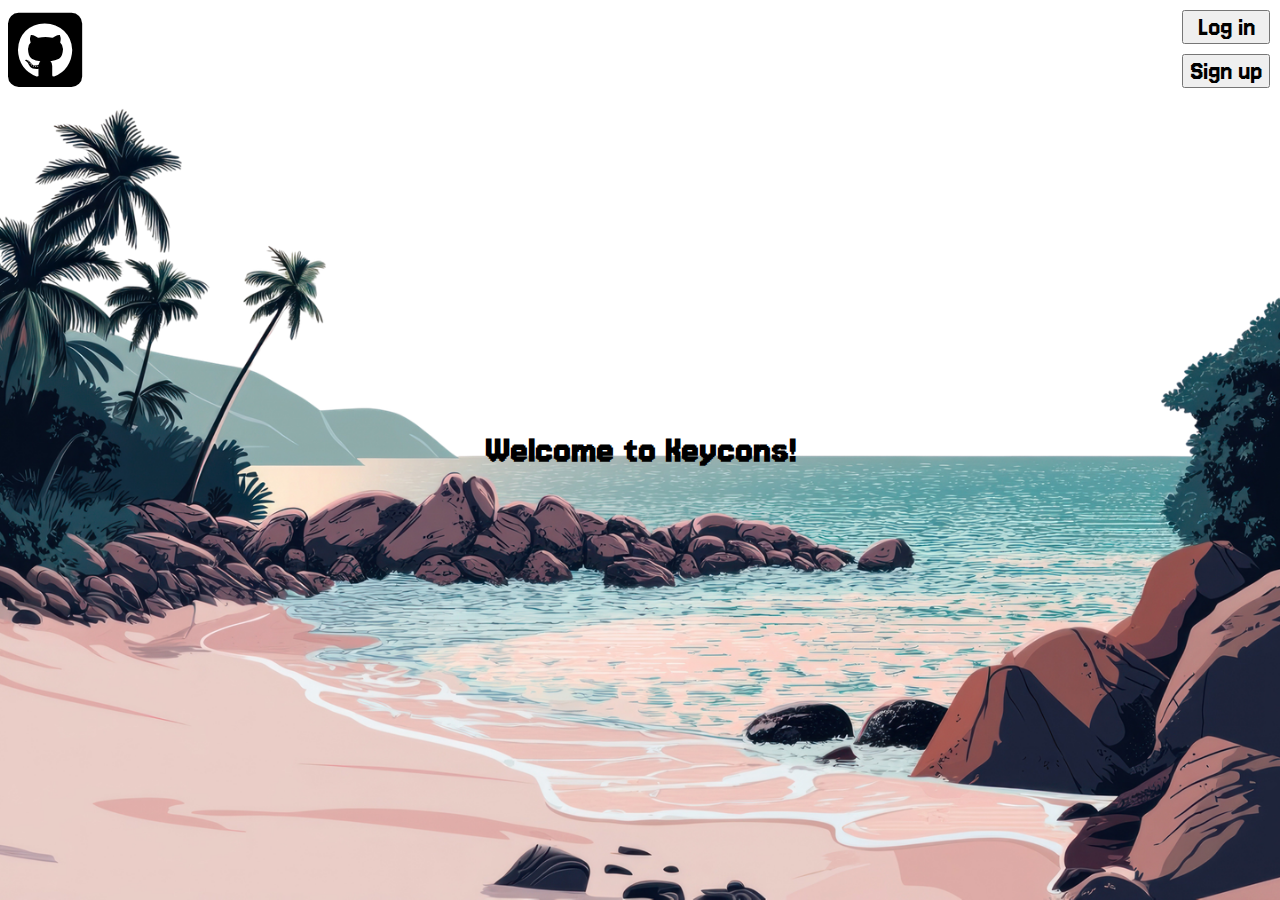
<file: index.html>
<html>

<head>
	<title>COP4331 Small Group 3</title>
	<script type="text/javascript" src="js/code.js"></script>
	<link href="css/index.css" rel="stylesheet">
	<link href="https://fonts.googleapis.com/css?family=Jersey+15" rel="stylesheet">
	<link rel="stylesheet" href="https://cdnjs.cloudflare.com/ajax/libs/font-awesome/6.7.2/css/all.min.css">
</head>

<body>


	<h1 id="title">Welcome to Keycons!</h1>

	<div id="login_signup">
		<button onclick="location.href = 'login.html';" id="login">Log in</button>
		<button onclick="location.href = 'signup.html';" id="signup">Sign up</button>
	</div>
	

	<a href="https://github.com/RedSox132/COP-4331-1" id="github" title="Github link" target="_blank">
		<i class="fa-brands fa-square-github github-logo"></i>
	</a>
	



</body>

</html>
</file>
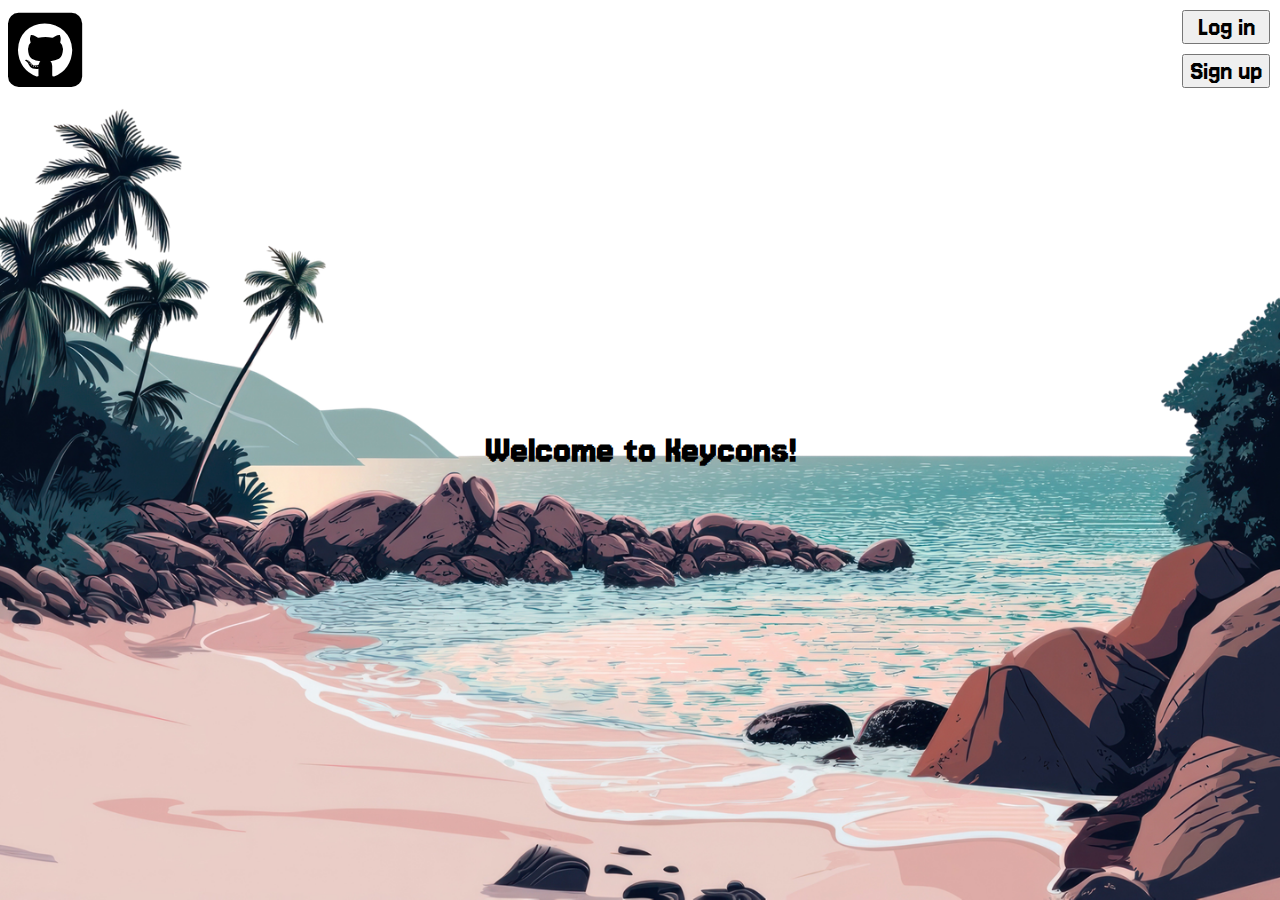
<file: contact.html>
<html>

<head>
    <title>Contact Page</title>
    <script src="https://cdn.jsdelivr.net/npm/bootstrap@5.1.3/dist/js/bootstrap.bundle.min.js"></script>
    <link href="https://cdn.jsdelivr.net/npm/bootstrap@5.3.0/dist/css/bootstrap.min.css" rel="stylesheet">
    <link href="css/contacts.css" rel="stylesheet">
    <link href="https://fonts.googleapis.com/css?family=Jersey+15" rel="stylesheet">
    <link rel="stylesheet" href="https://cdnjs.cloudflare.com/ajax/libs/font-awesome/6.7.2/css/all.min.css">
</head>

<body>

    <div id="userName">
        <!-- Displays the username here" -->
    </div>

    <div class="container mt-5">

        <div id="signupDiv" class="card p-4 shadow">
            <div class="d-flex justify-content-between">
                <h2 id="ContactHeader">Contacts</h2>
                <!-- Move logout button here -->
                <button type="button" id="logoutButton" class="btn btn-primary mb-3"
                    onclick="doLogout();">Logout</button>
            </div>

            <input type="text" id="searchContacts" class="form-control mb-3" placeholder="Search Contacts"
                onkeyup="searchContacts()">

            <!-- Place the 'Add New Contact' button below the search bar -->
            <button type="button" class="btn btn-primary mb-3" data-bs-toggle="modal" data-bs-target="#addContactModal">
                Add New Contact
            </button>

            <div id="inner-table">
                <table class="table table-striped" id="contactsTable">
                    <thead>
                        <tr>
                            <th>Name</th>
                            <th>Phone</th>
                            <th>Email</th>
                            <th>Edit</th>
                        </tr>
                    </thead>
                    <tbody id="contactsTableBody">
                        <!-- Contact rows will be added here -->
                    </tbody>
                </table>
            </div>
        </div>


        <!-- Add Contact Modal -->
        <div class="modal fade" id="addContactModal" tabindex="-1" aria-labelledby="addContactModalLabel"
            aria-hidden="true">
            <div class="modal-dialog">
                <div class="modal-content">
                    <div class="modal-header">
                        <h5 class="modal-title" id="addContactModalLabel">Add New Contact</h5>
                        <button type="button" class="btn-close" data-bs-dismiss="modal" aria-label="Close"></button>
                    </div>
                    <div class="modal-body">
                        <form id="addContactForm">
                            <div class="mb-3">
                                <label for="contactFirstName" class="form-label">First Name</label>
                                <input type="text" id="contactFirstName" class="form-control" placeholder="First Name"
                                    required>
                            </div>
                            <div class="mb-3">
                                <label for="contactLastName" class="form-label">Last Name</label>
                                <input type="text" id="contactLastName" class="form-control" placeholder="Last Name"
                                    required>
                            </div>
                            <div class="mb-3">
                                <label for="contactEmail" class="form-label">Email</label>
                                <input type="email" id="contactEmail" class="form-control" placeholder="name@email.com"
                                    pattern="^([a-zA-Z0-9_\-\.]+)@([a-zA-Z0-9_\-\.]+)\.([a-zA-Z]{2,5})$" required>
                            </div>
                            <div class="mb-3">
                                <label for="contactPhone" class="form-label">Phone</label>
                                <input type="text" id="contactPhone" class="form-control" placeholder="XXX-XXX-XXXX"
                                    required pattern="^(\d{3})[-.\s]?\d{3}[-.\s]?\d{4}$">
                            </div>
                        </form>
                        <p id="contactAddResult" class="test-success mt-2"></p>
                    </div>
                    <div class="modal-footer">
                        <button type="button" class="btn btn-secondary" data-bs-dismiss="modal">Close</button>
                        <button type="button" class="btn btn-primary" onclick="addContact();">Add Contact</button>
                    </div>
                </div>
            </div>
        </div>
    </div>

    <div class="modal fade" id="editContactModal" tabindex="-1" aria-labelledby="editContactModalLabel"
        aria-hidden="true">
        <div class="modal-dialog">
            <div class="modal-content">
                <div class="modal-header">
                    <h5 class="modal-title" id="editContactModalLabel">Edit Contact</h5>
                    <button type="button" class="btn-close" data-bs-dismiss="modal" aria-label="Close"></button>
                </div>
                <div class="modal-body">
                    <form id="editContactForm">
                        <input type="hidden" id="editContactId" />
                        <div class="mb-3">
                            <label for="editContactFirstName" class="form-label">First Name</label>
                            <input type="text" id="editContactFirstName" class="form-control" required />
                        </div>
                        <div class="mb-3">
                            <label for="editContactLastName" class="form-label">Last Name</label>
                            <input type="text" id="editContactLastName" class="form-control" required />
                        </div>
                        <div class="mb-3">
                            <label for="editContactEmail" class="form-label">Email</label>
                            <input type="email" id="editContactEmail" class="form-control" required />
                        </div>
                        <div class="mb-3">
                            <label for="editContactPhone" class="form-label">Phone</label>
                            <input type="text" id="editContactPhone" class="form-control" required />
                        </div>
                    </form>
                </div>
                <div class="modal-footer">
                    <button type="button" class="btn btn-secondary" data-bs-dismiss="modal">Close</button>
                    <button type="button" class="btn btn-primary" onclick="saveContactEdits()">Save
                        changes</button>
                </div>
            </div>
        </div>
    </div>

    <!-- <div class="addContacts card p-4 mt-4">
            <h4 class="text-center">Add New Contact</h4>
            <form id="addMe">
                <div class="mb-3">
                    <input type="text" id="contactFirstName" class="form-control" placeholder="First Name" required>
                </div>
                <div class="mb-3">
                    <input type="text" id="contactLastName" class="form-control" placeholder="Last Name" required>
                </div>
                <div class="mb-3">
                    <input type="email" id="contactEmail" class="form-control" placeholder="name@email.com"
                        pattern="^([a-zA-Z0-9_\-\.]+)@([a-zA-Z0-9_\-\.]+)\.([a-zA-Z]{2,5})$" required>
                </div>
                <div class="mb-3">
                    <input type="text" id="contactPhone" class="form-control" placeholder="XXX-XXX-XXXX" required
                        pattern="^(\d{3})[-.\s]?\d{3}[-.\s]?\d{4}$">
                </div>
                <button type="button" id="addContactButton" class="btn btn-primary w-100" onclick="addContact();">Add
                    Contact</button>

                <p id="contactAddResult" class="test-success mt-2"></p>
            </form>
        </div> -->







    <script type="text/javascript">
        document.addEventListener('DOMContentLoaded', function () {
            readCookie();  // Ensures that cookies are read and the user is logged in before interacting with the page
        });
    </script>
    <script type="text/javascript" src="js/code.js"></script>
</body>
</file>
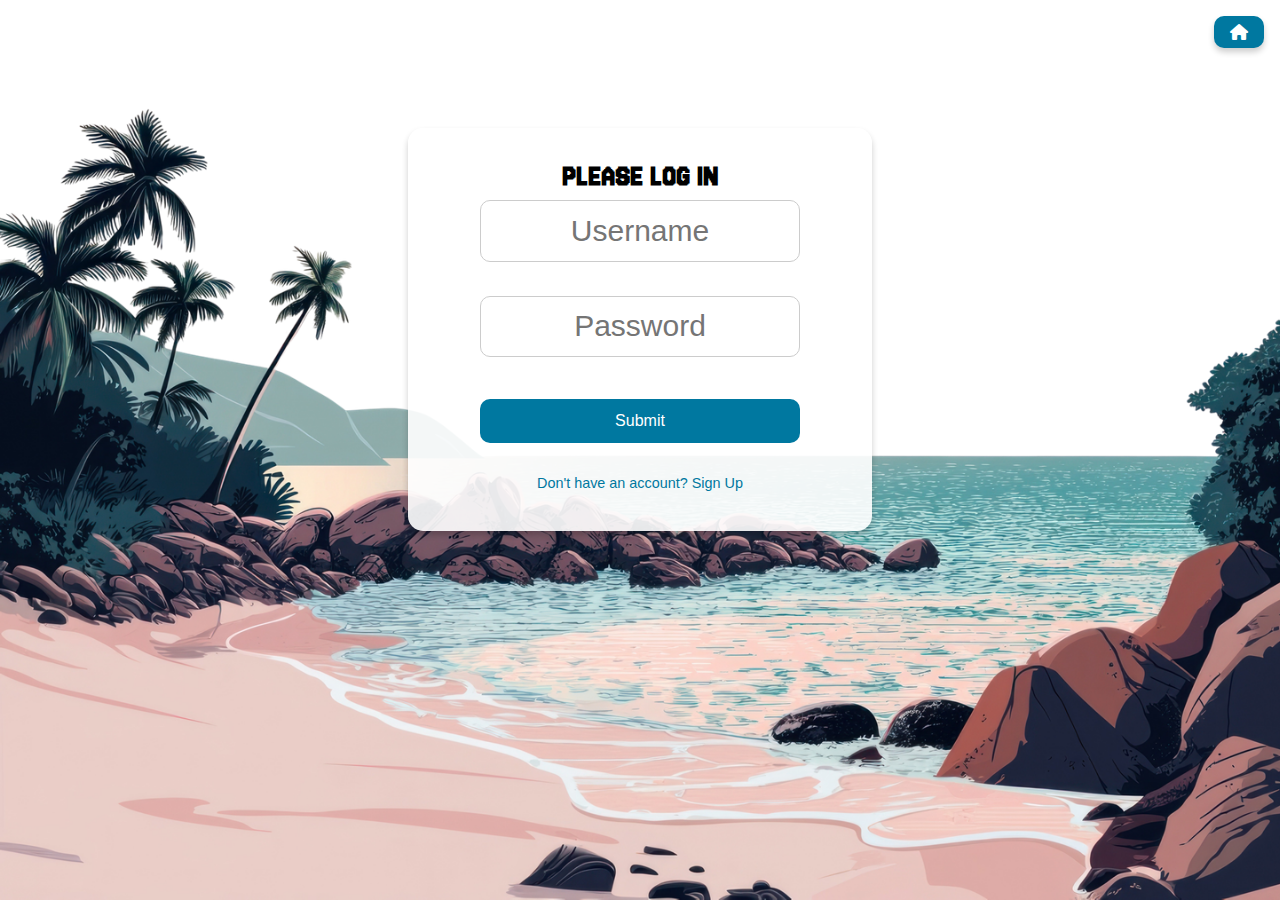
<file: login.html>
<html>

<head>
	<title>Login Page</title>
	
	<link href="css/login.css" rel="stylesheet">
	<link href="https://fonts.googleapis.com/css?family=Jersey+15" rel="stylesheet">
	<link rel="stylesheet" href="https://cdnjs.cloudflare.com/ajax/libs/font-awesome/6.7.2/css/all.min.css">
</head>

<body>
	<div id="loginDiv">
		<span id="inner-title">PLEASE LOG IN</span>
		<input type="text" id="loginName" placeholder="Username" /><br />
		<input type="password" id="loginPassword" placeholder="Password" /><br />
		<button type="button" id="loginButton" class="buttons" onclick="doLogin();"> Submit </button>
		<div id="signup-link">
			<a href="signup.html">Don't have an account? Sign Up</a>
		</div>
		<span id="loginResult"></span>

		<a href="index.html" id="home-button" title="Home Button">
			<i class="fa-solid fa-house"></i>
		</a>
	</div>

	<script type="text/javascript" src="js/code.js"></script>

</body>

</html>
</file>
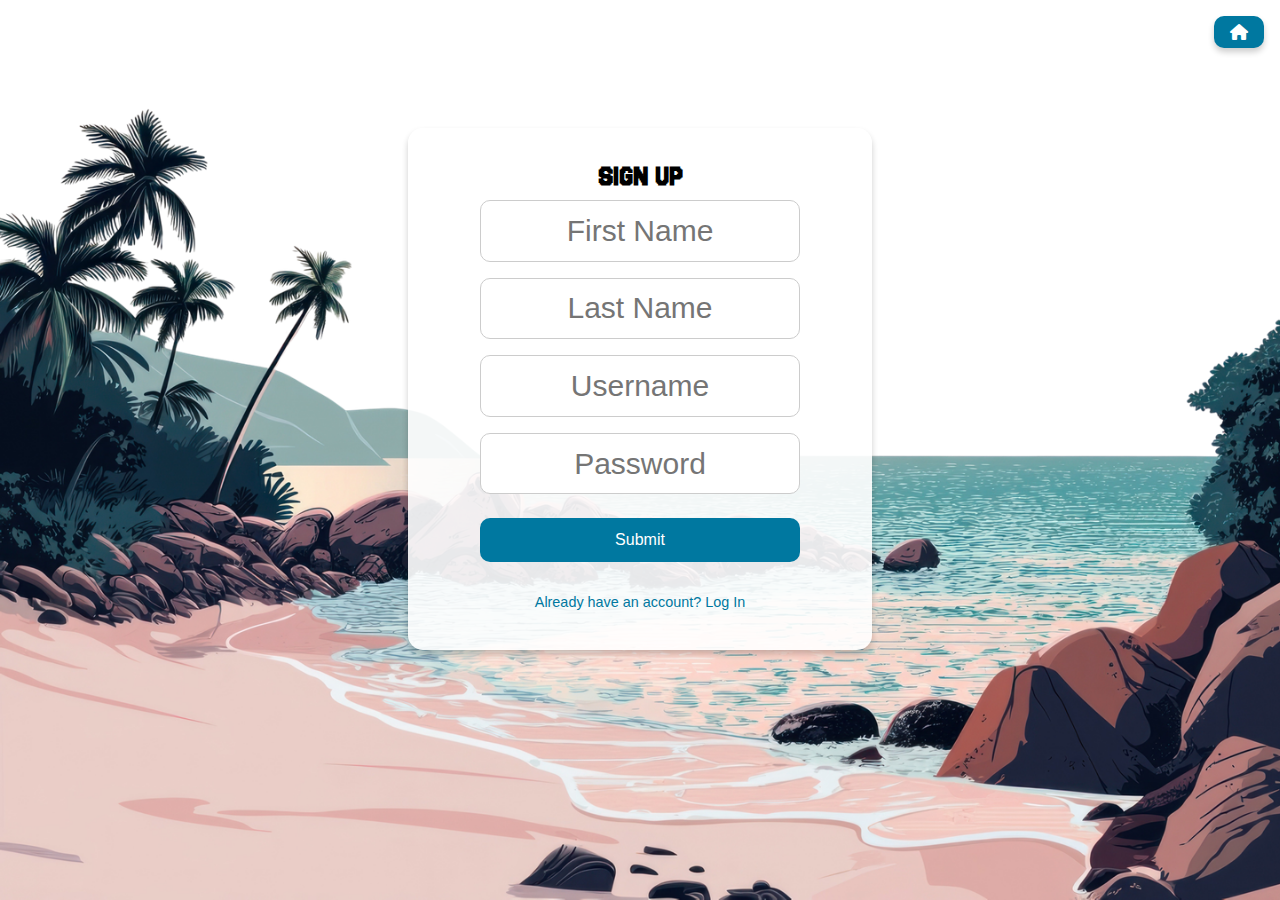
<file: signup.html>
<html>

<head>
	<title>Sign up Page</title>
	<script type="text/javascript" src="js/code.js"></script>
	<link href="css/signup.css" rel="stylesheet">
	<link href="https://fonts.googleapis.com/css?family=Jersey+15" rel="stylesheet">
	<link rel="stylesheet" href="https://cdnjs.cloudflare.com/ajax/libs/font-awesome/6.7.2/css/all.min.css">
</head>

<body>
	<div id="signupDiv">
		<span id="inner-title">SIGN UP</span>
		<input type="text" id="firstName" placeholder="First Name" /><br />
		<input type="text" id="lastName" placeholder="Last Name" /><br />
		<input type="text" id="login" maxlength="32" placeholder="Username" /><br />
		<input type="password" id="password" minlength="8" maxlength="32" placeholder="Password" /><br />
		<button type="button" id="loginButton" class="buttons" onclick="doSignup();"> Submit </button>
		<div id="login-link">
			<a href="login.html">Already have an account? Log In</a>
		</div>
		<span id="signupResult"></span>

		<a href="index.html" id="home-button" title="Home Button">
			<i class="fa-solid fa-house"></i>
		</a>
	</div>





	

</body>

</html>
</file>
<file: css/index.css>
body {
    background-color: linear-gradient(to right, rgb(0, 67, 250), rgb(33, 152, 173));
    background-image: url('../images/background.png');
    background-position: center center;
    background-repeat: no-repeat;
    background-attachment: fixed;
    background-size: cover;
}

.github-logo {
    font-size: 85px;
    transition: transform 0.3s ease-in-out;
    color: #000; 
}

.github-logo:hover {
    transform: scale(1.1); /* Add a hover effect */
    color: #0077b5; /* Optional: Change color on hover */
}

#title
{
    font-size: 40px;
    width: 100%;
    margin: 0;
    text-align: center;
    font-family: 'Jersey 15';
    color: linear-gradient(to right, rgb(0, 67, 250), rgb(33, 152, 173));;

    position: absolute;
    top: 50%;
    left: 50%;
    transform: translate(-50%, -50%);
}


#login_signup {
    position: absolute;
    top: 10px;
    right: 10px;
    display: flex;
    flex-direction: column; /* Stack buttons vertically */
    gap: 10px; /* Add spacing between buttons */
}

#login, #signup {
    font-size: 28px; 
    font-family: 'Jersey 15';
    color: #000; 
    transition: transform 0.3s ease-in-out;
    text-align: center;
}

#login:hover, #signup:hover {
    transform: scale(1.1);
    background-color: #67a2c4;
}
</file>
<file: css/contacts.css>
body {
    background-color: linear-gradient(to right, rgb(0, 67, 250), rgb(33, 152, 173));
    background-image: url('../images/background.png');
    background-position: center center;
    background-repeat: no-repeat;
    background-attachment: fixed;
    background-size: cover;
}

#menu-container {
    position: absolute;
    top: 10px;
    right: 10px;
    display: inline-block;
}

#logoutButton {
    align-self: flex-start;
    margin-top: 0;
    transition: transform 0.3s ease-in-out;
}

#logoutButton:hover {
    transform: scale(1.1);
    background-color: #4f92ff;
}

button.btn.btn-primary.mb-3 {
    margin-top: 10px; /* Adjust as necessary */
    transition: transform 0.3s ease-in-out;
}

button.btn.btn-primary.mb-3:hover {
    transform: scale(1.025);
    background-color: #4f92ff;
}
#title
{
    font-size: 40px;
    width: 100%;
    margin: 0;
    text-align: center;
    font-family: 'Jersey 15';
    color: linear-gradient(to right, rgb(0, 67, 250), rgb(33, 152, 173));;

    position: absolute;
    top: 50%;
    left: 50%;
    transform: translate(-50%, -50%);
}


body {
    background-color: linear-gradient(to right, rgb(0, 67, 250), rgb(33, 152, 173));
    background-image: url('../images/background.png');
    background-position: center center;
    background-repeat: no-repeat;
    background-attachment: fixed;
    background-size: cover;
}
#ContactHeader {
    font-size: 40px;
	width: 100%;
	text-align: left;
	font-family: 'Jersey 15';
}
#userName
{
	font-size: 40px;
	width: 100%;
	text-align: center;
	font-family: 'Jersey 15';
}

#title
{
    font-size: 40px;
    width: 100%;
    margin: 0;
    text-align: center;
    font-family: 'Jersey 15';
    color: linear-gradient(to right, rgb(0, 67, 250), rgb(33, 152, 173));;

    position: absolute;
    top: 50%;
    left: 50%;
    transform: translate(-50%, -50%);
}
</file>
<file: css/login.css>
#loginDiv {
    display: block;
    background: rgba(255, 255, 255, 0.9);
    padding: 2rem;
    border-radius: 15px;
    box-shadow: 0 4px 6px rgba(0, 0, 0, 0.2);
    width: 100%;
    max-width: 400px;
    text-align: center;
    margin: auto;
    margin-top: 10%;
}

#signup-link {
    margin-top: 1rem; 
    text-align: center; 
}

#signup-link a {
    color: #0078a0; 
    text-decoration: none; 
    font-size: 0.9rem;
}

#signup-link a:hover {
    text-decoration: underline; 
    color: #005f75; 
}

#home-button {
    position: absolute; 
    top: 1rem; 
    right: 1rem; 
    padding: 0.5rem 1rem; 
    background-color: #0078a0; 
    color: white;
    border: none;
    border-radius: 10px; 
    cursor: pointer;
    font-size: 1rem;
    box-shadow: 0 4px 6px rgba(0, 0, 0, 0.2); 
}

#home-button:hover {
    background-color: #005f75; 
}

.buttons {
    font-size: 1rem;
    border-radius: 10px;
    width: 80%;
    margin: 1rem auto;
    padding: 0.8rem;
    background-color: #0078a0;
    color: white;
    border: none;
    cursor: pointer;
    transition: background-color 0.3s;
    transition: transform 0.3s ease-in-out;
}

.buttons:hover {
    transform: scale(1.1);
    background-color: #005f75;
}

input[type="text"],
input[type="password"] {
    border-radius: 10px;
    text-align: center;
    width: 80%;
    padding: 0.8rem;
    margin: 0.5rem auto;
    border: 1px solid #ccc;
    display: block;
    font-size: 1rem;
}

body {
    background-image: url('../images/background.png');
    background-size: cover;
    font-family: Arial, sans-serif;
    margin: 0;
    height: 100vh;
    display: flex;
    justify-content: center;
    align-items: center;
}

#loginName {
    font-size: 30px;
}

#loginPassword {
    font-size: 30px;
}

#searchText {
    font-size: 30px;
}

#colorText {
    font-size: 30px;
}



#inner-title {
    font-size: 2em;
    font-weight: bold;
    text-align: center;
    font-family: 'Jersey 15';
    color: black;
}

#loginResult {
    display: inline-block;
    font-size: 0.8em;
    width: 90%;
    text-align: center;
    margin-left: 5%;
    margin-bottom: 2%;
    font-family: 'Jersey 15';
    color: #95060a;
}

#userName {
    display: inline-block;
    width: 80%;
    margin-left: 10%;
    text-align: center;
}

#logoutButton {
    width: 20%;
    margin-left: 40%;
}

select {
    width: 30%;
    margin-left: 35%;
    margin-top: 2%;
    font-size: 0.75em;
    font-family: 'Jersey 15';
}

#colorSearchResult {
    display: none;
}

#colorAddResult {
    display: inline-block;
    font-size: 0.8em;
    width: 90%;
    text-align: center;
    margin-left: 5%;
    margin-top: 2%;
    margin-bottom: 1%;
    font-family: 'Jersey 15';
    color: #95060a;
}
</file>
<file: css/signup.css>
#signupDiv {
    display: block;
    background: rgba(255, 255, 255, 0.9);
    padding: 2rem;
    border-radius: 15px;
    box-shadow: 0 4px 6px rgba(0, 0, 0, 0.2);
    width: 100%;
    max-width: 400px;
    text-align: center;
    margin: auto;
    margin-top: 10%;
}

#login-link {
    margin-top: 1rem; 
    text-align: center; 
}

#login-link a {
    color: #0078a0; 
    text-decoration: none; 
    font-size: 0.9rem;
}

#login-link a:hover {
    text-decoration: underline; 
    color: #005f75; 
}

#home-button {
    position: absolute; 
    top: 1rem; 
    right: 1rem; 
    padding: 0.5rem 1rem; 
    background-color: #0078a0; 
    color: white;
    border: none;
    border-radius: 10px; 
    cursor: pointer;
    font-size: 1rem;
    box-shadow: 0 4px 6px rgba(0, 0, 0, 0.2); 
}

#home-button:hover {
    background-color: #005f75; 
}

.buttons {
    font-size: 1rem;
    border-radius: 10px;
    width: 80%;
    margin: 1rem auto;
    padding: 0.8rem;
    background-color: #0078a0;
    color: white;
    border: none;
    cursor: pointer;
    transition: background-color 0.3s;
    transition: transform 0.3s ease-in-out;
}

.buttons:hover {
    transform: scale(1.1);
    background-color: #005f75;
}

input[type="text"],
input[type="password"] {
    border-radius: 10px;
    text-align: center;
    width: 80%;
    padding: 0.8rem;
    margin: 0.5rem auto;
    border: 1px solid #ccc;
    display: block;
    font-size: 1rem;
}

body {
    background-image: url('../images/background.png');
    background-size: cover;
    font-family: Arial, sans-serif;
    margin: 0;
    height: 100vh;
    display: flex;
    justify-content: center;
    align-items: center;
}

#firstName {
    font-size: 30px;
}

#lastName {
    font-size: 30px;
}

#login {
    font-size: 30px;
}

#password {
    font-size: 30px;
}


#searchText {
    font-size: 30px;
}

#colorText {
    font-size: 30px;
}



#inner-title {
    font-size: 2em;
    font-weight: bold;
    text-align: center;
    font-family: 'Jersey 15';
    color: black;
}

#signupResult {
    display: inline-block;
    font-size: 0.8em;
    width: 90%;
    text-align: center;
    margin-left: 5%;
    margin-bottom: 2%;
    font-family: 'Jersey 15';
    color: #95060a;
}

#login {
    display: inline-block;
    width: 80%;
    margin-left: 0%;
    text-align: center;
}

#firstName {
    display: inline-block;
    width: 80%;
    margin-left: 0%;
    text-align: center;
}

#lastName {
    display: inline-block;
    width: 80%;
    margin-left: 0%;
    text-align: center;
}

#password {
    display: inline-block;
    width: 80%;
    margin-left: 0%;
    text-align: center;
}

#logoutButton {
    width: 20%;
    margin-left: 40%;
}

select {
    width: 30%;
    margin-left: 35%;
    margin-top: 2%;
    font-size: 0.75em;
    font-family: 'Jersey 15';
}

#colorSearchResult {
    display: none;
}

#colorAddResult {
    display: inline-block;
    font-size: 0.8em;
    width: 90%;
    text-align: center;
    margin-left: 5%;
    margin-top: 2%;
    margin-bottom: 1%;
    font-family: 'Jersey 15';
    color: #95060a;
}
</file>
